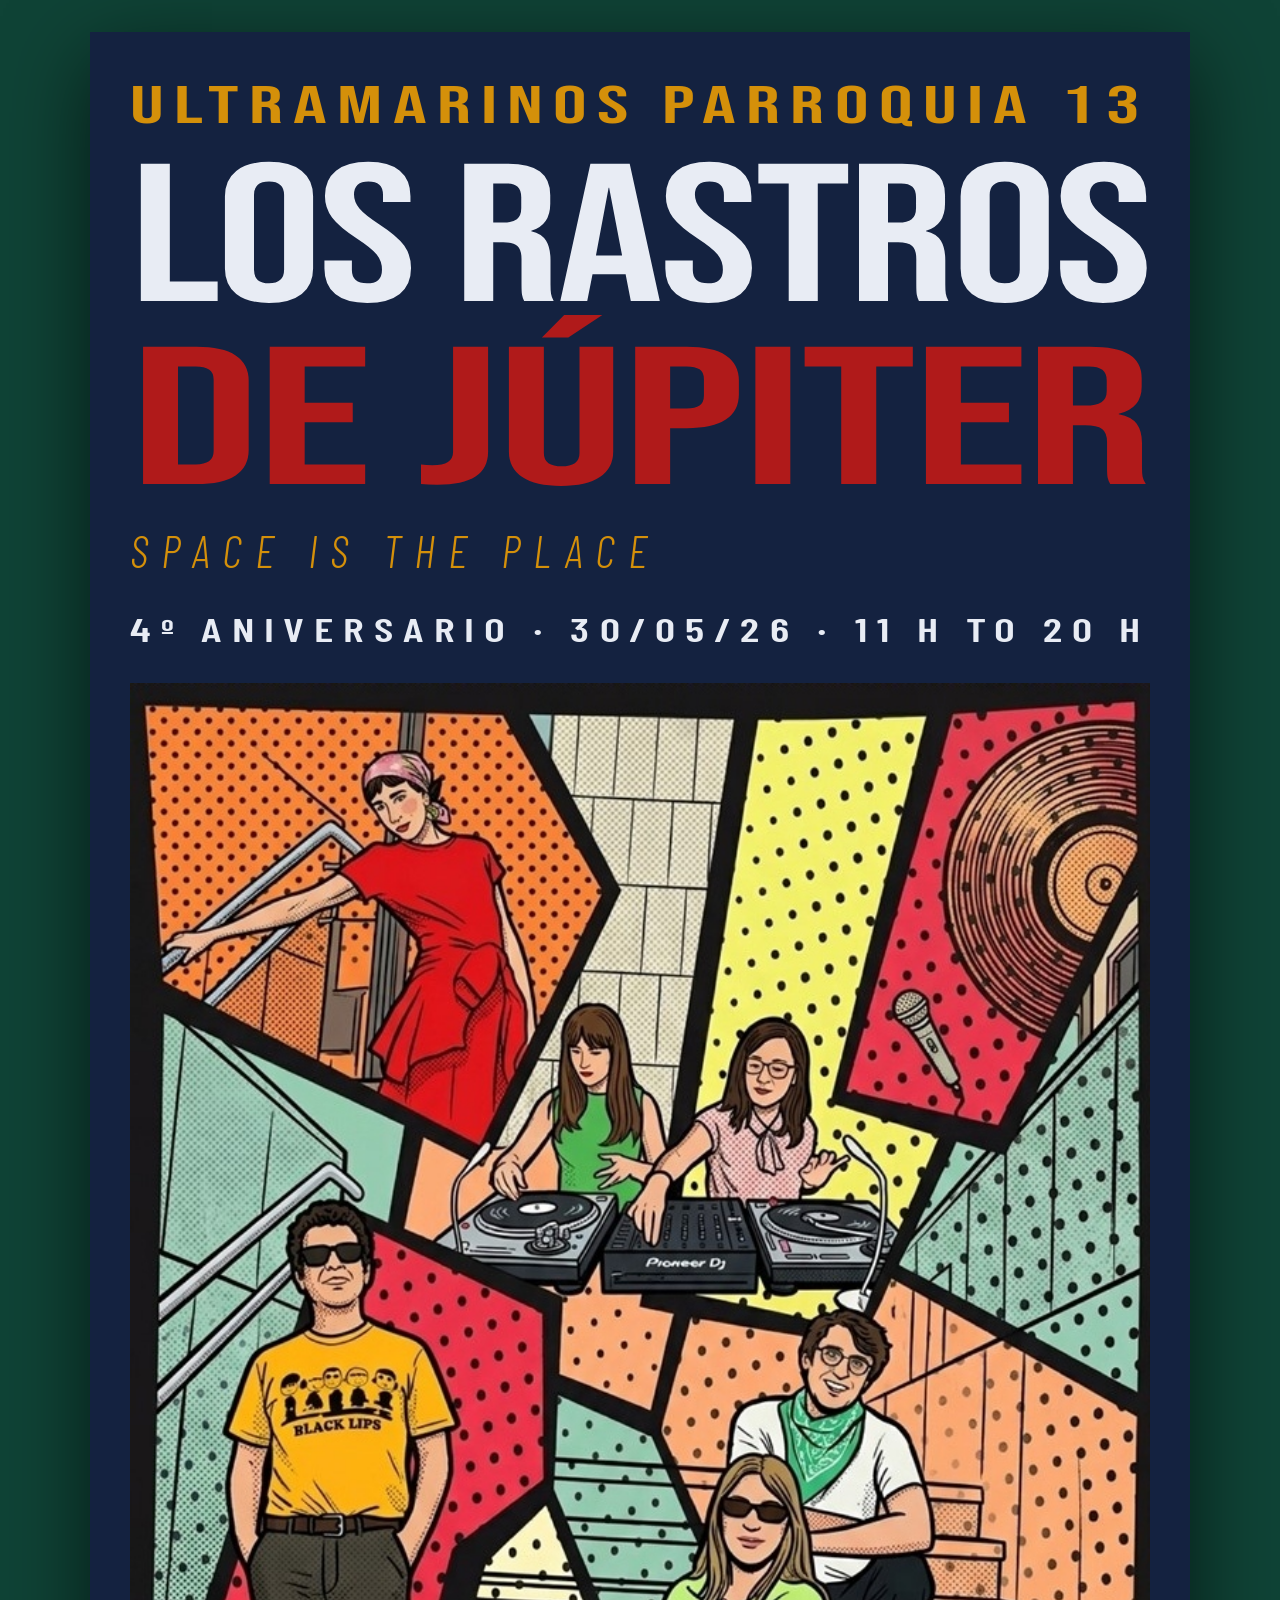
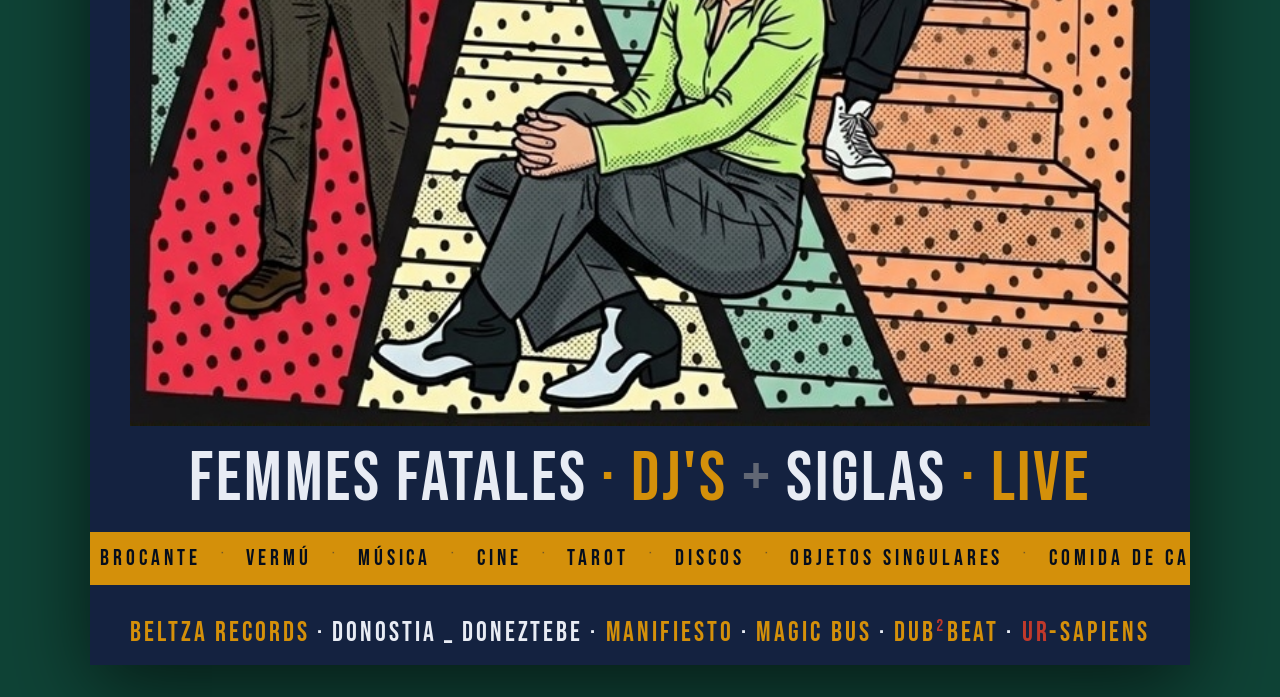
<file: rastros-jupiter-05-26.html>
<!DOCTYPE html>
<html lang="es">
<head>
  <meta charset="UTF-8"/>
  <meta name="viewport" content="width=1100"/>
  <title>Los Rastros de Júpiter — 4º Aniversario · Doneztebe · Mayo 2026</title>
  <link href="https://fonts.googleapis.com/css2?family=Bebas+Neue&family=Barlow+Condensed:ital,wght@0,300;0,400;0,600;0,700;1,300;1,400&display=swap" rel="stylesheet"/>
  <style>
    *, *::before, *::after { margin:0; padding:0; box-sizing:border-box; }
    html, body { width:100%; min-height:100vh; background:#0F4336; overflow-x:hidden; }
    #root { display:flex; flex-direction:column; align-items:center; justify-content:flex-start; padding:32px 16px; }
    a { cursor:pointer; }
  </style> 
<link rel="icon" href="logo-p13-circle.svg" type="image/svg+xml"> 
</head>
<body>
  <div id="root">
    <div id="cartel" style="width:1100px;background:#142240;font-family:'Bebas Neue',sans-serif;overflow:hidden;box-shadow:0 24px 80px rgba(0,0,0,0.6);transform-origin:top center;">
<div style="background: rgb(20, 34, 64); padding: 48px 40px 24px; position: relative;"><div id="vertikaltop" style="width: 100%;"><div id="ultramarinos" style="font-size: 54px; color: rgb(212, 144, 10); letter-spacing: 0.12em; margin-bottom: 26px; line-height: 1; display: inline-block; transform-origin: left top; transform: scaleX(1.59126);">ULTRAMARINOS PARROQUIA 13</div><div id="losrastros" style="font-size: 196px; color: rgb(232, 236, 244); letter-spacing: -0.01em; line-height: 0.85; display: inline-block; transform-origin: left top; transform: scaleX(1.35377);">LOS RASTROS</div><div id="dejupiter" style="font-size: 196px; color: rgb(176, 26, 26); letter-spacing: -0.01em; line-height: 0.85; transform-origin: left top; display: inline-block; margin-top: 16px; transform: scaleX(1.67651);">DE JÚPITER</div><div style="font-family: &quot;Barlow Condensed&quot;, sans-serif; font-size: 46px; color: rgb(212, 144, 10); letter-spacing: 0.28em; font-style: italic; font-weight: 300; margin-top: 18px; line-height: 1;">SPACE IS THE PLACE</div><div id="aniversariolinea" style="font-family: &quot;Barlow Condensed&quot;, sans-serif; font-size: 32px; color: rgb(232, 236, 244); letter-spacing: 0.22em; font-weight: 600; margin-top: 40px; line-height: 1; display: inline-block; transform-origin: left top; transform: scaleX(1.25831);">4º ANIVERSARIO · 30/05/26 · 11 H TO 20 H</div></div></div><div style="background: rgb(20, 34, 64); padding: 12px 40px 40px;"><img src="image.jpg" style="display: block; width: 100%; height: auto;"><div style="padding: 18px 40px 0px; margin-bottom: -22px; display: flex; justify-content: center;"><div style="font-size: 70px; white-space: nowrap; line-height: 1; letter-spacing: 0.04em;"><span style="color: rgb(232, 236, 244);">FEMMES </span><span style="color: rgb(232, 236, 244);">FATALES </span><span style="color: rgb(212, 144, 10);">· DJ'S </span><span style="color: rgba(240, 232, 216, 0.35);">+ </span><a href="https://siglas.bandcamp.com/" target="_blank" style="color: rgb(232, 236, 244); text-decoration: none;">SIGLAS </a><span style="color: rgb(212, 144, 10);">· LIVE</span></div></div></div><div style="background: rgb(212, 144, 10); overflow: hidden; padding-top: 13px; padding-bottom: 13px;"><style>@keyframes marqueeScroll { 0% { transform: translateX(0); } 100% { transform: translateX(-50%); } }</style><div style="display: flex; width: max-content; animation: 28s linear 0s infinite normal none running marqueeScroll;"><span style="font-size: 22px; color: rgb(6, 14, 28); letter-spacing: 0.18em; padding: 0px 10px; opacity: 1; flex-shrink: 0; white-space: nowrap;">BROCANTE</span><span style="font-size: 14.3px; color: rgb(20, 34, 64); letter-spacing: 0.18em; padding: 0px 10px; opacity: 0.5; flex-shrink: 0; white-space: nowrap;">·</span><span style="font-size: 22px; color: rgb(6, 14, 28); letter-spacing: 0.18em; padding: 0px 10px; opacity: 1; flex-shrink: 0; white-space: nowrap;">VERMÚ</span><span style="font-size: 14.3px; color: rgb(20, 34, 64); letter-spacing: 0.18em; padding: 0px 10px; opacity: 0.5; flex-shrink: 0; white-space: nowrap;">·</span><span style="font-size: 22px; color: rgb(6, 14, 28); letter-spacing: 0.18em; padding: 0px 10px; opacity: 1; flex-shrink: 0; white-space: nowrap;">MÚSICA</span><span style="font-size: 14.3px; color: rgb(20, 34, 64); letter-spacing: 0.18em; padding: 0px 10px; opacity: 0.5; flex-shrink: 0; white-space: nowrap;">·</span><span style="font-size: 22px; color: rgb(6, 14, 28); letter-spacing: 0.18em; padding: 0px 10px; opacity: 1; flex-shrink: 0; white-space: nowrap;">CINE</span><span style="font-size: 14.3px; color: rgb(20, 34, 64); letter-spacing: 0.18em; padding: 0px 10px; opacity: 0.5; flex-shrink: 0; white-space: nowrap;">·</span><span style="font-size: 22px; color: rgb(6, 14, 28); letter-spacing: 0.18em; padding: 0px 10px; opacity: 1; flex-shrink: 0; white-space: nowrap;">TAROT</span><span style="font-size: 14.3px; color: rgb(20, 34, 64); letter-spacing: 0.18em; padding: 0px 10px; opacity: 0.5; flex-shrink: 0; white-space: nowrap;">·</span><span style="font-size: 22px; color: rgb(6, 14, 28); letter-spacing: 0.18em; padding: 0px 10px; opacity: 1; flex-shrink: 0; white-space: nowrap;">DISCOS</span><span style="font-size: 14.3px; color: rgb(20, 34, 64); letter-spacing: 0.18em; padding: 0px 10px; opacity: 0.5; flex-shrink: 0; white-space: nowrap;">·</span><span style="font-size: 22px; color: rgb(6, 14, 28); letter-spacing: 0.18em; padding: 0px 10px; opacity: 1; flex-shrink: 0; white-space: nowrap;">OBJETOS SINGULARES</span><span style="font-size: 14.3px; color: rgb(20, 34, 64); letter-spacing: 0.18em; padding: 0px 10px; opacity: 0.5; flex-shrink: 0; white-space: nowrap;">·</span><span style="font-size: 22px; color: rgb(6, 14, 28); letter-spacing: 0.18em; padding: 0px 10px; opacity: 1; flex-shrink: 0; white-space: nowrap;">COMIDA DE CALIDAD</span><span style="font-size: 14.3px; color: rgb(20, 34, 64); letter-spacing: 0.18em; padding: 0px 10px; opacity: 0.5; flex-shrink: 0; white-space: nowrap;">·</span><span style="font-size: 22px; color: rgb(6, 14, 28); letter-spacing: 0.18em; padding: 0px 10px; opacity: 1; flex-shrink: 0; white-space: nowrap;">OTRAS ZARANDAJAS</span><span style="font-size: 14.3px; color: rgb(20, 34, 64); letter-spacing: 0.18em; padding: 0px 10px; opacity: 0.5; flex-shrink: 0; white-space: nowrap;">·</span><span style="font-size: 22px; color: rgb(6, 14, 28); letter-spacing: 0.18em; padding: 0px 10px; opacity: 1; flex-shrink: 0; white-space: nowrap;">AMBIENTE FÁCIL</span><span style="font-size: 14.3px; color: rgb(20, 34, 64); letter-spacing: 0.18em; padding: 0px 10px; opacity: 0.5; flex-shrink: 0; white-space: nowrap;">·</span><span style="font-size: 22px; color: rgb(6, 14, 28); letter-spacing: 0.18em; padding: 0px 10px; opacity: 1; flex-shrink: 0; white-space: nowrap;">SMART DRESS STYLE</span><span style="font-size: 14.3px; color: rgb(20, 34, 64); letter-spacing: 0.18em; padding: 0px 10px; opacity: 0.5; flex-shrink: 0; white-space: nowrap;">·</span><span style="font-size: 22px; color: rgb(6, 14, 28); letter-spacing: 0.18em; padding: 0px 10px; opacity: 1; flex-shrink: 0; white-space: nowrap;">DONEZTEBE</span><span style="font-size: 14.3px; color: rgb(20, 34, 64); letter-spacing: 0.18em; padding: 0px 10px; opacity: 0.5; flex-shrink: 0; white-space: nowrap;">·</span><span style="font-size: 22px; color: rgb(6, 14, 28); letter-spacing: 0.18em; padding: 0px 10px; opacity: 1; flex-shrink: 0; white-space: nowrap;">NAFARROA</span><span style="font-size: 14.3px; color: rgb(20, 34, 64); letter-spacing: 0.18em; padding: 0px 10px; opacity: 0.5; flex-shrink: 0; white-space: nowrap;">·</span><span style="font-size: 22px; color: rgb(6, 14, 28); letter-spacing: 0.18em; padding: 0px 10px; opacity: 1; flex-shrink: 0; white-space: nowrap;">4º ANIVERSARIO</span><span style="font-size: 14.3px; color: rgb(20, 34, 64); letter-spacing: 0.18em; padding: 0px 10px; opacity: 0.5; flex-shrink: 0; white-space: nowrap;">·</span><span style="font-size: 22px; color: rgb(6, 14, 28); letter-spacing: 0.18em; padding: 0px 10px; opacity: 1; flex-shrink: 0; white-space: nowrap;">MAYO 2026</span><span style="font-size: 14.3px; color: rgb(20, 34, 64); letter-spacing: 0.18em; padding: 0px 10px; opacity: 0.5; flex-shrink: 0; white-space: nowrap;">·</span><span style="font-size: 22px; color: rgb(6, 14, 28); letter-spacing: 0.18em; padding: 0px 10px; opacity: 1; flex-shrink: 0; white-space: nowrap;">ULTRAMARINOS PARROQUIA 13</span><span style="font-size: 14.3px; color: rgb(20, 34, 64); letter-spacing: 0.18em; padding: 0px 10px; opacity: 0.5; flex-shrink: 0; white-space: nowrap;">·</span><span style="font-size: 22px; color: rgb(6, 14, 28); letter-spacing: 0.18em; padding: 0px 10px; opacity: 1; flex-shrink: 0; white-space: nowrap;">BELTZA EXPERIENCE</span><span style="font-size: 14.3px; color: rgb(20, 34, 64); letter-spacing: 0.18em; padding: 0px 10px; opacity: 0.5; flex-shrink: 0; white-space: nowrap;">·</span><span style="font-size: 22px; color: rgb(6, 14, 28); letter-spacing: 0.18em; padding: 0px 10px; opacity: 1; flex-shrink: 0; white-space: nowrap;">AZKEN MUGA OF SOUL</span><span style="font-size: 22px; color: rgb(6, 14, 28); letter-spacing: 0.18em; padding: 0px 10px; opacity: 1; flex-shrink: 0; white-space: nowrap;">BROCANTE</span><span style="font-size: 14.3px; color: rgb(20, 34, 64); letter-spacing: 0.18em; padding: 0px 10px; opacity: 0.5; flex-shrink: 0; white-space: nowrap;">·</span><span style="font-size: 22px; color: rgb(6, 14, 28); letter-spacing: 0.18em; padding: 0px 10px; opacity: 1; flex-shrink: 0; white-space: nowrap;">VERMÚ</span><span style="font-size: 14.3px; color: rgb(20, 34, 64); letter-spacing: 0.18em; padding: 0px 10px; opacity: 0.5; flex-shrink: 0; white-space: nowrap;">·</span><span style="font-size: 22px; color: rgb(6, 14, 28); letter-spacing: 0.18em; padding: 0px 10px; opacity: 1; flex-shrink: 0; white-space: nowrap;">MÚSICA</span><span style="font-size: 14.3px; color: rgb(20, 34, 64); letter-spacing: 0.18em; padding: 0px 10px; opacity: 0.5; flex-shrink: 0; white-space: nowrap;">·</span><span style="font-size: 22px; color: rgb(6, 14, 28); letter-spacing: 0.18em; padding: 0px 10px; opacity: 1; flex-shrink: 0; white-space: nowrap;">CINE</span><span style="font-size: 14.3px; color: rgb(20, 34, 64); letter-spacing: 0.18em; padding: 0px 10px; opacity: 0.5; flex-shrink: 0; white-space: nowrap;">·</span><span style="font-size: 22px; color: rgb(6, 14, 28); letter-spacing: 0.18em; padding: 0px 10px; opacity: 1; flex-shrink: 0; white-space: nowrap;">TAROT</span><span style="font-size: 14.3px; color: rgb(20, 34, 64); letter-spacing: 0.18em; padding: 0px 10px; opacity: 0.5; flex-shrink: 0; white-space: nowrap;">·</span><span style="font-size: 22px; color: rgb(6, 14, 28); letter-spacing: 0.18em; padding: 0px 10px; opacity: 1; flex-shrink: 0; white-space: nowrap;">DISCOS</span><span style="font-size: 14.3px; color: rgb(20, 34, 64); letter-spacing: 0.18em; padding: 0px 10px; opacity: 0.5; flex-shrink: 0; white-space: nowrap;">·</span><span style="font-size: 22px; color: rgb(6, 14, 28); letter-spacing: 0.18em; padding: 0px 10px; opacity: 1; flex-shrink: 0; white-space: nowrap;">OBJETOS SINGULARES</span><span style="font-size: 14.3px; color: rgb(20, 34, 64); letter-spacing: 0.18em; padding: 0px 10px; opacity: 0.5; flex-shrink: 0; white-space: nowrap;">·</span><span style="font-size: 22px; color: rgb(6, 14, 28); letter-spacing: 0.18em; padding: 0px 10px; opacity: 1; flex-shrink: 0; white-space: nowrap;">COMIDA DE CALIDAD</span><span style="font-size: 14.3px; color: rgb(20, 34, 64); letter-spacing: 0.18em; padding: 0px 10px; opacity: 0.5; flex-shrink: 0; white-space: nowrap;">·</span><span style="font-size: 22px; color: rgb(6, 14, 28); letter-spacing: 0.18em; padding: 0px 10px; opacity: 1; flex-shrink: 0; white-space: nowrap;">OTRAS ZARANDAJAS</span><span style="font-size: 14.3px; color: rgb(20, 34, 64); letter-spacing: 0.18em; padding: 0px 10px; opacity: 0.5; flex-shrink: 0; white-space: nowrap;">·</span><span style="font-size: 22px; color: rgb(6, 14, 28); letter-spacing: 0.18em; padding: 0px 10px; opacity: 1; flex-shrink: 0; white-space: nowrap;">AMBIENTE FÁCIL</span><span style="font-size: 14.3px; color: rgb(20, 34, 64); letter-spacing: 0.18em; padding: 0px 10px; opacity: 0.5; flex-shrink: 0; white-space: nowrap;">·</span><span style="font-size: 22px; color: rgb(6, 14, 28); letter-spacing: 0.18em; padding: 0px 10px; opacity: 1; flex-shrink: 0; white-space: nowrap;">SMART DRESS STYLE</span><span style="font-size: 14.3px; color: rgb(20, 34, 64); letter-spacing: 0.18em; padding: 0px 10px; opacity: 0.5; flex-shrink: 0; white-space: nowrap;">·</span><span style="font-size: 22px; color: rgb(6, 14, 28); letter-spacing: 0.18em; padding: 0px 10px; opacity: 1; flex-shrink: 0; white-space: nowrap;">DONEZTEBE</span><span style="font-size: 14.3px; color: rgb(20, 34, 64); letter-spacing: 0.18em; padding: 0px 10px; opacity: 0.5; flex-shrink: 0; white-space: nowrap;">·</span><span style="font-size: 22px; color: rgb(6, 14, 28); letter-spacing: 0.18em; padding: 0px 10px; opacity: 1; flex-shrink: 0; white-space: nowrap;">NAFARROA</span><span style="font-size: 14.3px; color: rgb(20, 34, 64); letter-spacing: 0.18em; padding: 0px 10px; opacity: 0.5; flex-shrink: 0; white-space: nowrap;">·</span><span style="font-size: 22px; color: rgb(6, 14, 28); letter-spacing: 0.18em; padding: 0px 10px; opacity: 1; flex-shrink: 0; white-space: nowrap;">4º ANIVERSARIO</span><span style="font-size: 14.3px; color: rgb(20, 34, 64); letter-spacing: 0.18em; padding: 0px 10px; opacity: 0.5; flex-shrink: 0; white-space: nowrap;">·</span><span style="font-size: 22px; color: rgb(6, 14, 28); letter-spacing: 0.18em; padding: 0px 10px; opacity: 1; flex-shrink: 0; white-space: nowrap;">MAYO 2026</span><span style="font-size: 14.3px; color: rgb(20, 34, 64); letter-spacing: 0.18em; padding: 0px 10px; opacity: 0.5; flex-shrink: 0; white-space: nowrap;">·</span><span style="font-size: 22px; color: rgb(6, 14, 28); letter-spacing: 0.18em; padding: 0px 10px; opacity: 1; flex-shrink: 0; white-space: nowrap;">ULTRAMARINOS PARROQUIA 13</span><span style="font-size: 14.3px; color: rgb(20, 34, 64); letter-spacing: 0.18em; padding: 0px 10px; opacity: 0.5; flex-shrink: 0; white-space: nowrap;">·</span><span style="font-size: 22px; color: rgb(6, 14, 28); letter-spacing: 0.18em; padding: 0px 10px; opacity: 1; flex-shrink: 0; white-space: nowrap;">BELTZA EXPERIENCE</span><span style="font-size: 14.3px; color: rgb(20, 34, 64); letter-spacing: 0.18em; padding: 0px 10px; opacity: 0.5; flex-shrink: 0; white-space: nowrap;">·</span><span style="font-size: 22px; color: rgb(6, 14, 28); letter-spacing: 0.18em; padding: 0px 10px; opacity: 1; flex-shrink: 0; white-space: nowrap;">AZKEN MUGA OF SOUL</span></div></div><div id="footercontainer" style="background:rgb(20,34,64);padding:34px 40px 18px;"><div id="footerlinea" style="font-size:28px;display:inline-block;white-space:nowrap;transform-origin:left top;line-height:1;letter-spacing:0.12em;font-family:'Bebas Neue',sans-serif;"><a href="https://www.beltzarecords.com" target="_blank" style="color:rgb(212,144,10);text-decoration:none;">BELTZA RECORDS</a><span style="color:rgb(232,236,244);"> · DONOSTIA _ DONEZTEBE · </span><a href="https://beltzaexperience.github.io/Manifiesto-Beltza/" target="_blank" style="color:rgb(212,144,10);text-decoration:none;">MANIFIESTO</a><span style="color:rgb(232,236,244);"> · </span><a href="https://beltzaexperience.github.io/magic-bus/" target="_blank" style="color:rgb(212,144,10);text-decoration:none;">MAGIC BUS</a><span style="color:rgb(232,236,244);"> · </span><a href="https://beltzaexperience.github.io/DUB2BEAT-PHOTOGRAPHY/" target="_blank" style="text-decoration:none;"><span style="color:rgb(212,144,10);">DUB</span><span style="color:#c0392b;">²</span><span style="color:rgb(212,144,10);">BEAT</span></a><span style="color:rgb(232,236,244);"> · </span><a href="https://beltzaexperience.github.io/UR-SAPIENS/" target="_blank" style="text-decoration:none;"><span style="color:#c0392b;">UR</span><span style="color:rgb(212,144,10);">-SAPIENS</span></a></div></div></div>
    </div>
  </div>

  <script>
    function fit() {
      var container = document.getElementById('vertikaltop');
      if (!container) return;
      var targetW = container.getBoundingClientRect().width;
      ['losrastros','dejupiter','ultramarinos','aniversariolinea'].forEach(function(id) {
        var el = document.getElementById(id);
        if (!el) return;
        el.style.transform = 'none';
        var w = el.getBoundingClientRect().width;
        if (w > 0) el.style.transform = 'scaleX(' + (targetW/w) + ')';
      });
      var foot = document.getElementById('footerlinea');
      var footCont = document.getElementById('footercontainer');
      if (foot && footCont) {
        foot.style.transform = 'none';
        var fw = foot.getBoundingClientRect().width;
        var cw = footCont.getBoundingClientRect().width - 80;
        if (fw > 0) foot.style.transform = 'scaleX(' + (cw/fw) + ')';
      }
    }

    function scaleCartel() {
      var cartel = document.getElementById('cartel');
      var wrapper = document.getElementById('root');
      if (!cartel || !wrapper) return;

      var winW = document.documentElement.clientWidth || window.innerWidth;
      var naturalW = 1100;

      // 1. Reset scale so fit() measures natural dimensions
      cartel.style.transform = 'none';
      cartel.style.transformOrigin = '';
      wrapper.style.height = '';
      wrapper.style.overflow = '';
      wrapper.style.alignItems = '';
      wrapper.style.padding = '32px 16px';

      // 2. fit() runs on unscaled cartel — correct measurements
      fit();

      // 3. Now apply scale if needed
      if (winW < naturalW) {
        var scale = winW / naturalW;
        var naturalH = cartel.offsetHeight;
        wrapper.style.alignItems = 'flex-start';
        wrapper.style.padding = '0';
        wrapper.style.overflow = 'hidden';
        wrapper.style.height = (naturalH * scale) + 'px';
        cartel.style.transformOrigin = 'top left';
        cartel.style.transform = 'scale(' + scale + ')';
      }
    }

    document.fonts.ready.then(scaleCartel);
    window.addEventListener('load', scaleCartel);
    window.addEventListener('resize', scaleCartel);
  </script>
</body>
</html>
</file>
